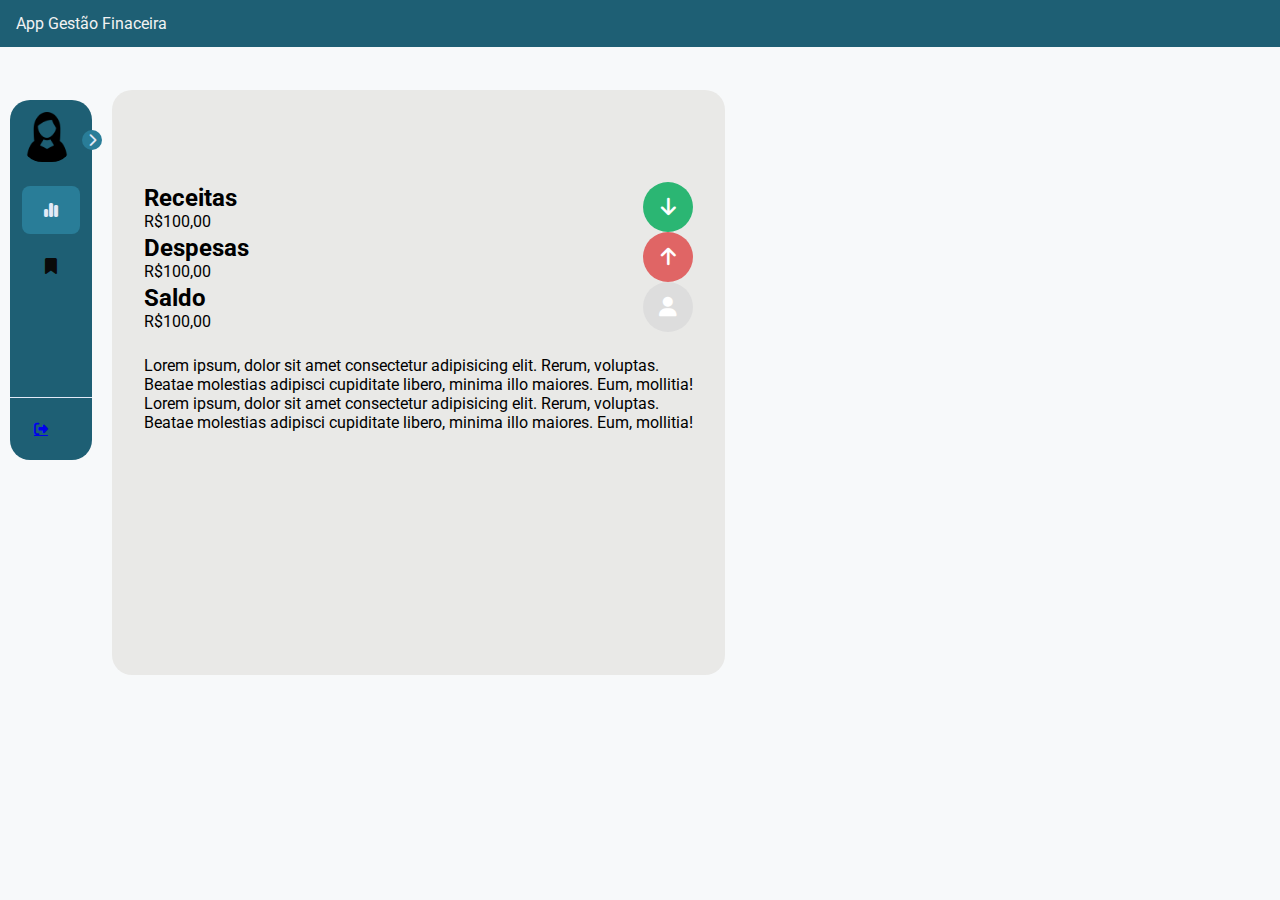
<file: index.html>
<!DOCTYPE html>
<html lang="pt-br">

<head>
    <meta charset="UTF-8">
    <link href="https://cdn.jsdelivr.net/npm/bootstrap@5.3.6/dist/css/bootstrap.min.css" rel="stylesheet"
        integrity="sha384-4Q6Gf2aSP4eDXB8Miphtr37CMZZQ5oXLH2yaXMJ2w8e2ZtHTl7GptT4jmndRuHDT" crossorigin="anonymous">
    <link rel="stylesheet" href="https://cdnjs.cloudflare.com/ajax/libs/font-awesome/6.7.2/css/all.min.css"
        integrity="sha512-Evv84Mr4kqVGRNSgIGL/F/aIDqQb7xQ2vcrdIwxfjThSH8CSR7PBEakCr51Ck+w+/U6swU2Im1vVX0SVk9ABhg=="
        crossorigin="anonymous" referrerpolicy="no-referrer" />
    <link rel="stylesheet" href="src/css/navbar_style.css">
    <link rel="stylesheet" href="src/css/style.css">
    <title>Dashboard</title>
</head>

<body>

    <div class="navbar">
        <a href="index.html">App Gestão Finaceira</a>
    </div>

    <br>

    <nav id="sidebar">
        <div id="sidebar_content">
            <div id="user">
                <img src="src/img/avatar.png" id="user_avatar" alt="Avatar">

                <p id="user_infos">
                    <span class="item-description">
                        Nome
                    </span>
                    <span class="item-description">
                        Descrição
                    </span>
                </p>
            </div>
            <ul id="side_items">
                <li class="side_item active">
                    <a href="index.html">
                        <i class="fa-solid fa-chart-simple"></i>
                        <span class="item-description">
                            Dashboard
                        </span>
                    </a>
                </li>
                <li class="side_item">
                    <a href="transacoes.html">
                        <i class="fa-solid fa-bookmark"></i>
                        <span class="item-description">
                            Transações
                        </span>
                    </a>
                </li>
            </ul>

            <button id="open_btn">
                <i id="open_btn_icon" class="fa-solid fa-chevron-right"></i>
            </button>
        </div>


        <div id="logout">
            <a id="logout_btn" href="login.html">
                <i class="fa-solid fa-right-from-bracket"></i>
                <span class="item-description">
                    Logout
                </span>
            </a>
        </div>
    </nav>

    <!-- .container>.row>.col-12{Item $}*5 -->

    <main class="container">
        <div class="background">
            <section class="row" id="information">
                <div class="col-12 col-lg-4">
                    <div class="card">
                        <div class="card-body card-item">
                            <div class="card-item-left">
                                <h2>Receitas</h2>
                                <span>R$100,00</span>
                            </div>
                            <div class="icon icon-green">
                                <i class="fa fa-arrow-down"></i>
                            </div>
                        </div>
                    </div>
                </div>
                <div class="col-12 col-lg-4">
                    <div class="card">
                        <div class="card-body card-item">
                            <div class="card-item-left">
                                <h2>Despesas</h2>
                                <span>R$100,00</span>
                            </div>
                            <div class="icon icon-red">
                                <i class="fa fa-arrow-up"></i>
                            </div>
                        </div>
                    </div>
                </div>
                <div class="col-12 col-lg-4">

                    <div class="card">
                        <div class="card-body card-item">
                            <div class="card-item-left">
                                <h2>Saldo</h2>
                                <span>R$100,00</span>
                            </div>
                            <div class="icon icon-gray">
                                <i class="fa fa-user"></i>
                            </div>
                        </div>
                    </div>
                </div>
            </section>

            <section class="row">
                <div class="col-12 col-lg-6">
                    <div class="card">
                        <div class="card-body">
                            <p>Lorem ipsum, dolor sit amet consectetur adipisicing elit. Rerum, voluptas.</p>
                            <p>Beatae molestias adipisci cupiditate libero, minima illo maiores. Eum, mollitia!</p>
                        </div>
                    </div>
                </div>
                
                <div class="col-12 col-lg-6 ">
                    <div class="card">
                        <div class="card-body">
                            <p>Lorem ipsum, dolor sit amet consectetur adipisicing elit. Rerum, voluptas.</p>
                            <p>Beatae molestias adipisci cupiditate libero, minima illo maiores. Eum, mollitia!</p>
                        </div>
                    </div>
                </div>
            </section>
        </div>

    </main>

    <script src="https://cdn.jsdelivr.net/npm/bootstrap@5.3.6/dist/js/bootstrap.bundle.min.js"
        integrity="sha384-j1CDi7MgGQ12Z7Qab0qlWQ/Qqz24Gc6BM0thvEMVjHnfYGF0rmFCozFSxQBxwHKO"
        crossorigin="anonymous"></script>
    <script src="src/js/script.js"></script>
</body>

</html>
</file>
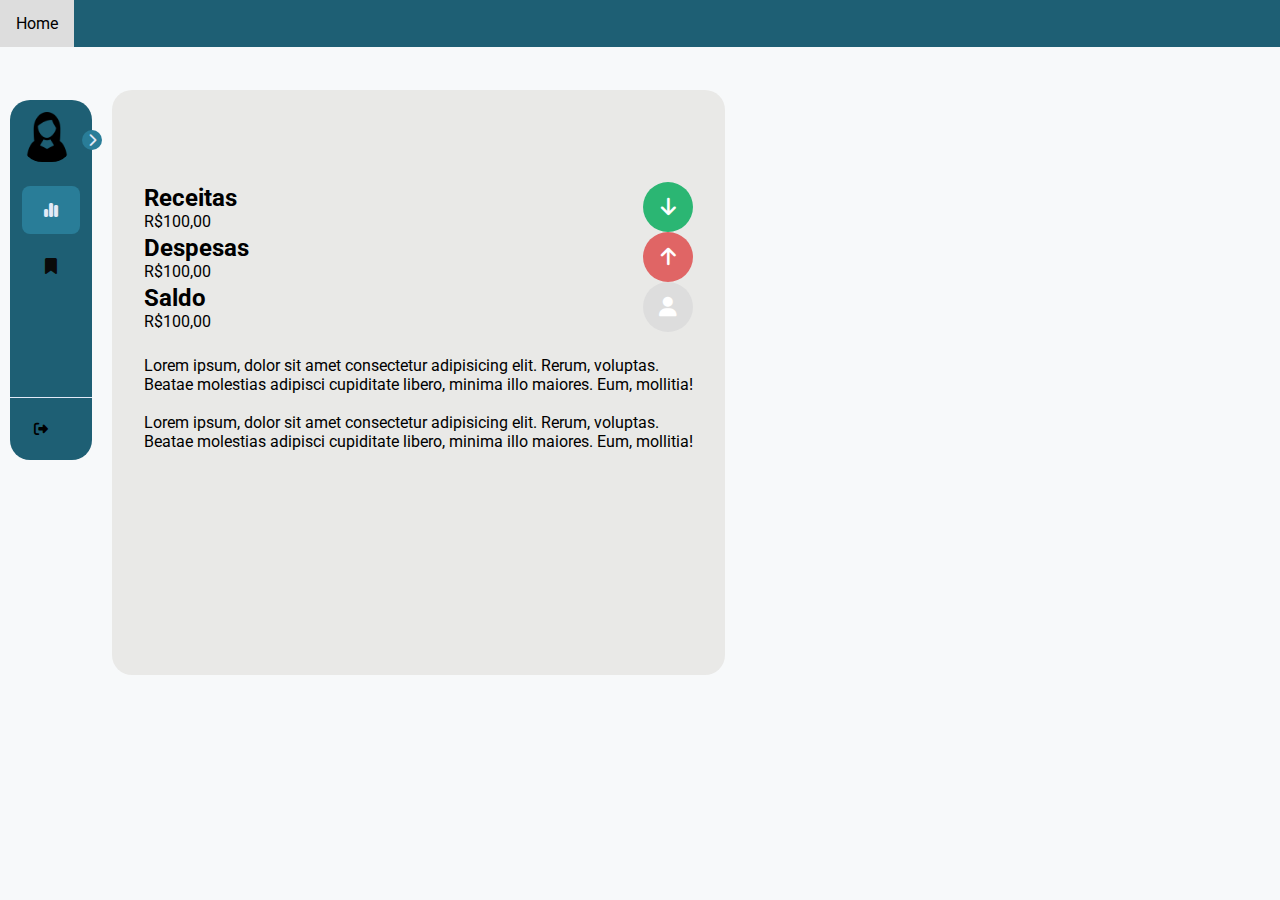
<file: sidebar/index.html>
<!DOCTYPE html>
<html lang="pt-br">

<head>
    <meta charset="UTF-8">
    <link href="https://cdn.jsdelivr.net/npm/bootstrap@5.3.6/dist/css/bootstrap.min.css" rel="stylesheet"
        integrity="sha384-4Q6Gf2aSP4eDXB8Miphtr37CMZZQ5oXLH2yaXMJ2w8e2ZtHTl7GptT4jmndRuHDT" crossorigin="anonymous">
    <link rel="stylesheet" href="https://cdnjs.cloudflare.com/ajax/libs/font-awesome/6.7.2/css/all.min.css"
        integrity="sha512-Evv84Mr4kqVGRNSgIGL/F/aIDqQb7xQ2vcrdIwxfjThSH8CSR7PBEakCr51Ck+w+/U6swU2Im1vVX0SVk9ABhg=="
        crossorigin="anonymous" referrerpolicy="no-referrer" />
    <link rel="stylesheet" href="src/css/navbar_style.css">
    <link rel="stylesheet" href="src/css/style.css">
    <title>Dashboard</title>
</head>

<body>

    <div class="navbar">
        <a href="#home">Home</a>
    </div>

    <br>

    <nav id="sidebar">
        <div id="sidebar_content">
            <div id="user">
                <img src="src/img/avatar.png" id="user_avatar" alt="Avatar">

                <p id="user_infos">
                    <span class="item-description">
                        Nome
                    </span>
                    <span class="item-description">
                        Descrição
                    </span>
                </p>
            </div>
            <ul id="side_items">
                <li class="side_item active">
                    <a href="#">
                        <i class="fa-solid fa-chart-simple"></i>
                        <span class="item-description">
                            Dashboard
                        </span>
                    </a>
                </li>
                <li class="side_item">
                    <a href="#">
                        <i class="fa-solid fa-bookmark"></i>
                        <span class="item-description">
                            Transações
                        </span>
                    </a>
                </li>
            </ul>

            <button id="open_btn">
                <i id="open_btn_icon" class="fa-solid fa-chevron-right"></i>
            </button>
        </div>


        <div id="logout">
            <button id="logout_btn">
                <i class="fa-solid fa-right-from-bracket"></i>
                <span class="item-description">
                    Logout
                </span>
            </button>
        </div>
    </nav>

    <!-- .container>.row>.col-12{Item $}*5 -->

    <main class="container">
        <div class="background">
            <section class="row" id="information">
                <div class="col-12 col-lg-4">
                    <div class="card">
                        <div class="card-body card-item">
                            <div class="card-item-left">
                                <h2>Receitas</h2>
                                <span>R$100,00</span>
                            </div>
                            <div class="icon icon-green">
                                <i class="fa fa-arrow-down"></i>
                            </div>
                        </div>
                    </div>
                </div>
                <div class="col-12 col-lg-4">
                    <div class="card">
                        <div class="card-body card-item">
                            <div class="card-item-left">
                                <h2>Despesas</h2>
                                <span>R$100,00</span>
                            </div>
                            <div class="icon icon-red">
                                <i class="fa fa-arrow-up"></i>
                            </div>
                        </div>
                    </div>
                </div>
                <div class="col-12 col-lg-4">

                    <div class="card">
                        <div class="card-body card-item">
                            <div class="card-item-left">
                                <h2>Saldo</h2>
                                <span>R$100,00</span>
                            </div>
                            <div class="icon icon-gray">
                                <i class="fa fa-user"></i>
                            </div>
                        </div>
                    </div>
                </div>
            </section>

            <section class="row">
                <div class="col-12 col-lg-6 ">
                    <div class="card">
                        <div class="card-body">
                            <p>Lorem ipsum, dolor sit amet consectetur adipisicing elit. Rerum, voluptas.</p>
                            <p>Beatae molestias adipisci cupiditate libero, minima illo maiores. Eum, mollitia!</p>
                        </div>
                    </div>
                </div>
            </section>

            <br>

            <section class="row">
                <div class="col-12 col-lg-6 ">
                    <div class="card">
                        <div class="card-body">
                            <p>Lorem ipsum, dolor sit amet consectetur adipisicing elit. Rerum, voluptas.</p>
                            <p>Beatae molestias adipisci cupiditate libero, minima illo maiores. Eum, mollitia!</p>
                        </div>
                    </div>
                </div>
            </section>
        </div>

    </main>

    <script src="https://cdn.jsdelivr.net/npm/bootstrap@5.3.6/dist/js/bootstrap.bundle.min.js"
        integrity="sha384-j1CDi7MgGQ12Z7Qab0qlWQ/Qqz24Gc6BM0thvEMVjHnfYGF0rmFCozFSxQBxwHKO"
        crossorigin="anonymous"></script>
    <script src="src/javascript/script.js"></script>
</body>

</html>
</file>
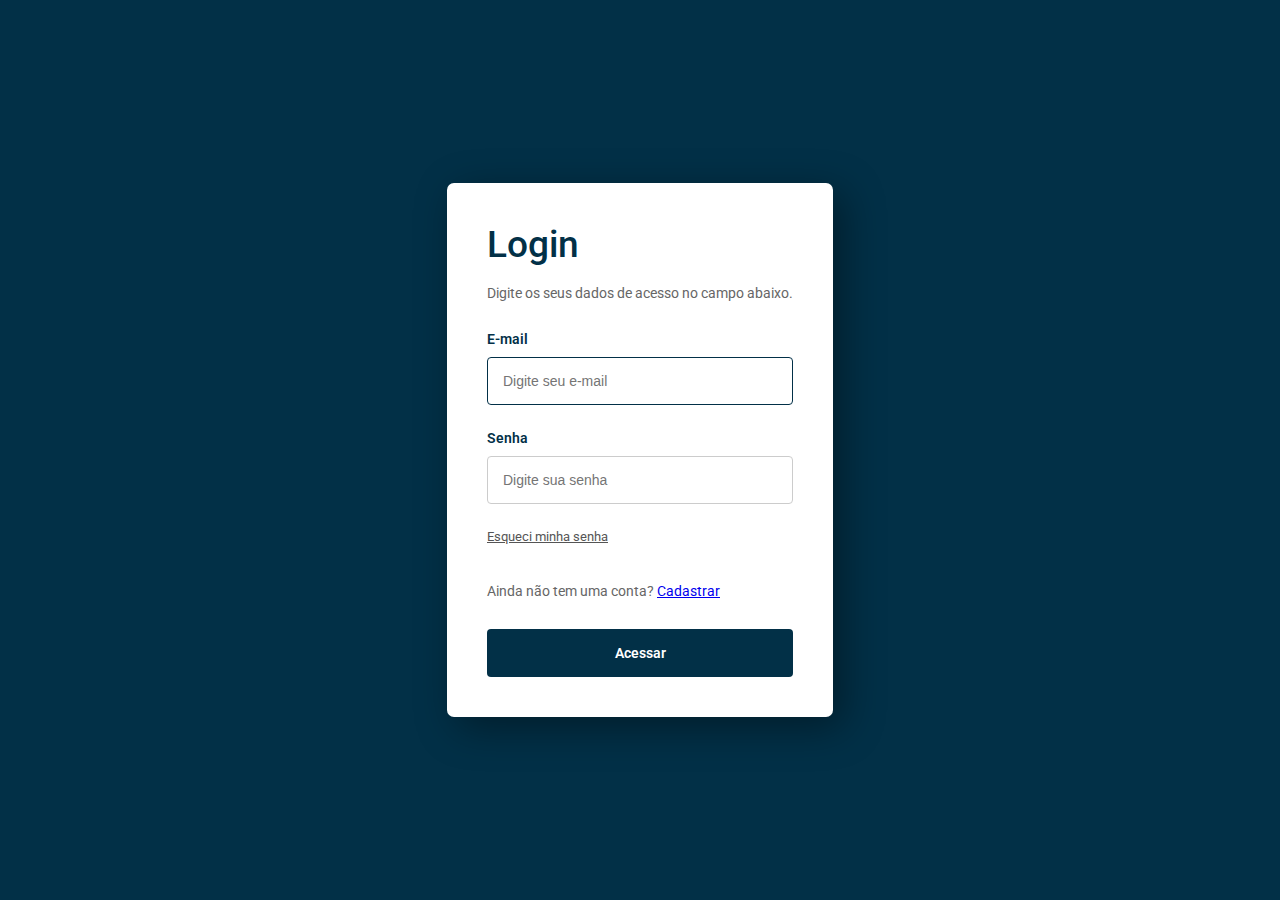
<file: login.html>
<!DOCTYPE html>
<html lang="pt-BR">

<head>
    <meta charset="UTF-8">
    <meta http-equiv="X-UA-Compatible" content="IE=edge">
    <meta name="viewport" content="width=device-width, initial-scale=1.0">
    <title>Login</title>
    <link rel="stylesheet" href="src/css/login_style.css">
</head>

<body>
    <div class="page">
        <form method="POST" class="formLogin" action="#">
            <h1>Login</h1>
            <p>Digite os seus dados de acesso no campo abaixo.</p>
            <label for="email">E-mail</label>
            <input type="email" placeholder="Digite seu e-mail" autofocus="true" />
            <label for="password">Senha</label>
            <input type="password" placeholder="Digite sua senha" />
            <a class="link" href="#">Esqueci minha senha</a>
            <p>Ainda não tem uma conta? <a href="register.html">Cadastrar</a> </p>

            <!-- <input type="submit" value="Acessar" class="btn" /> -->
             <a href="index.html" class="btn">Acessar</a>
        </form>
    </div>

</body>

</html>
</file>
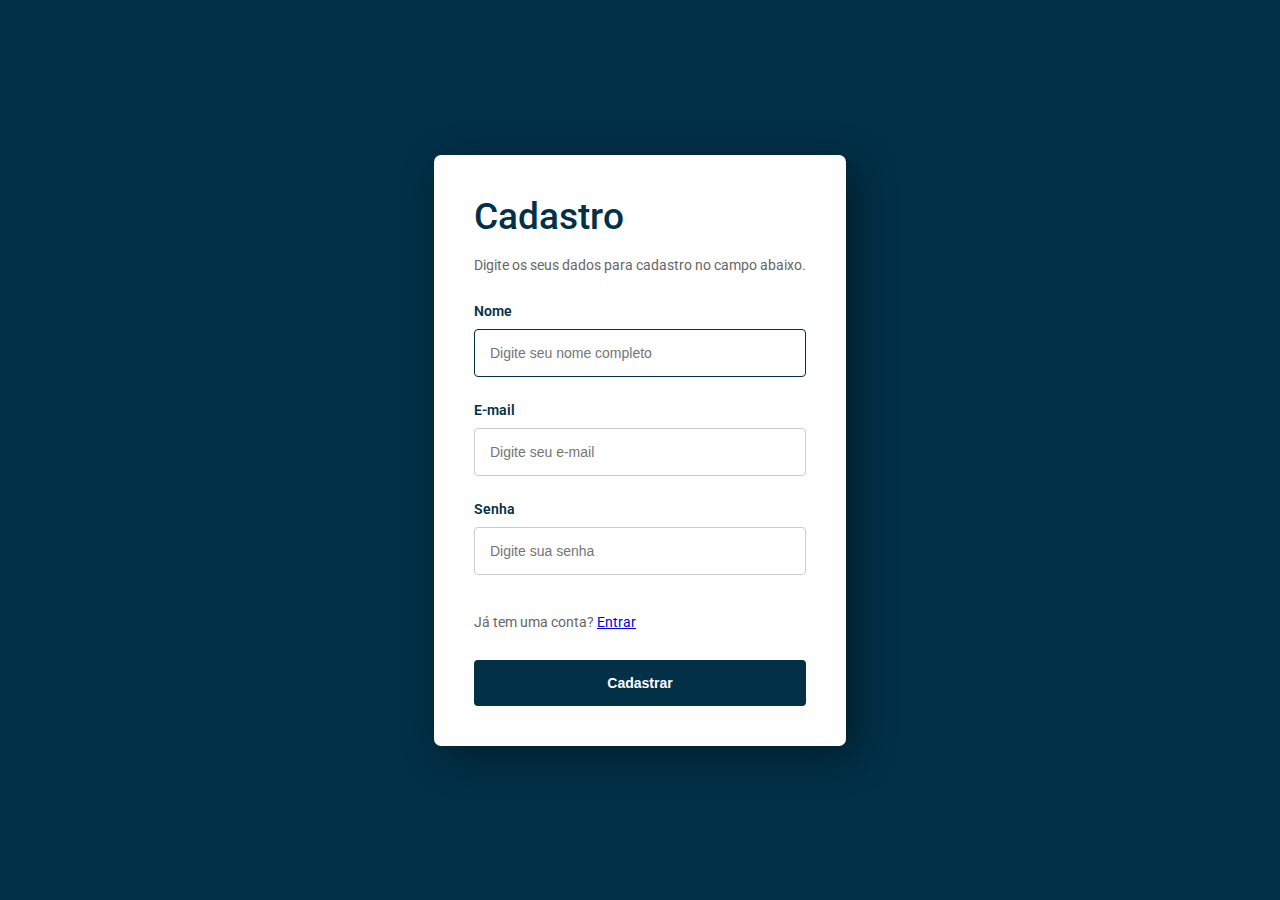
<file: register.html>
<!DOCTYPE html>
<html lang="pt-BR">
<head>
    <meta charset="UTF-8">
    <meta http-equiv="X-UA-Compatible" content="IE=edge">
    <meta name="viewport" content="width=device-width, initial-scale=1.0">
    <title>Cadastro</title>
    <link rel="stylesheet" href="src/css/register_style.css">
</head>
<body>
    <div class="page">
        <form method="POST" class="formRegister" action="#">
            <h1>Cadastro</h1>
            <p>Digite os seus dados para cadastro no campo abaixo.</p>
            <label for="text">Nome</label>
            <input type="text" placeholder="Digite seu nome completo" autofocus="true" />
            <label for="email">E-mail</label>
            <input type="email" placeholder="Digite seu e-mail" autofocus="true" />
            <label for="password">Senha</label>
            <input type="password" placeholder="Digite sua senha" />
            <p>Já tem uma conta? <a href="login.html">Entrar</a> </p>
            <input type="submit" value="Cadastrar" class="btn" />
        </form>
    </div>
   
</body>
</html>
</file>
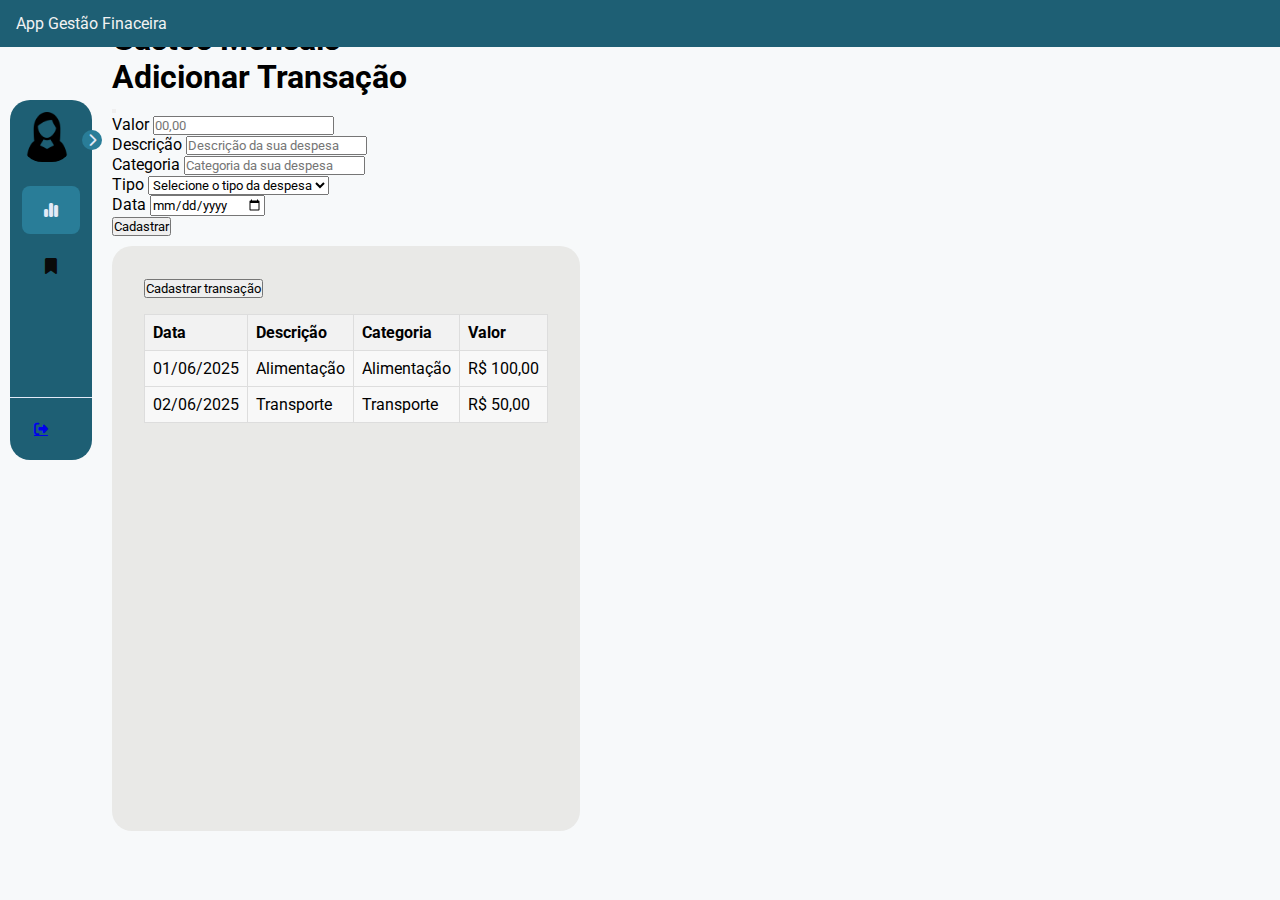
<file: transacoes.html>
<!DOCTYPE html>
<html>

<head>
    <title>Transaçõees</title>
    <link href="https://cdn.jsdelivr.net/npm/bootstrap@5.3.6/dist/css/bootstrap.min.css" rel="stylesheet"
        integrity="sha384-4Q6Gf2aSP4eDXB8Miphtr37CMZZQ5oXLH2yaXMJ2w8e2ZtHTl7GptT4jmndRuHDT" crossorigin="anonymous">
    <link rel="stylesheet" href="https://cdnjs.cloudflare.com/ajax/libs/font-awesome/6.7.2/css/all.min.css"
        integrity="sha512-Evv84Mr4kqVGRNSgIGL/F/aIDqQb7xQ2vcrdIwxfjThSH8CSR7PBEakCr51Ck+w+/U6swU2Im1vVX0SVk9ABhg=="
        crossorigin="anonymous" referrerpolicy="no-referrer" />
    <link rel="stylesheet" href="src/css/navbar_style.css">
    <link rel="stylesheet" href="src/css/style.css">
    <link rel="stylesheet" href="src/css/transacoes_style.css">
</head>

<body>

    <div class="navbar">
        <a href="index.html">App Gestão Finaceira</a>
    </div>

    <br>

    <nav id="sidebar">
        <div id="sidebar_content">
            <div id="user">
                <img src="src/img/avatar.png" id="user_avatar" alt="Avatar">

                <p id="user_infos">
                    <span class="item-description">
                        Nome
                    </span>
                    <span class="item-description">
                        Descrição
                    </span>
                </p>
            </div>
            <ul id="side_items">
                <li class="side_item active">
                    <a href="index.html">
                        <i class="fa-solid fa-chart-simple"></i>
                        <span class="item-description">
                            Dashboard
                        </span>
                    </a>
                </li>
                <li class="side_item">
                    <a href="transacoes.html">
                        <i class="fa-solid fa-bookmark"></i>
                        <span class="item-description">
                            Transações
                        </span>
                    </a>
                </li>
            </ul>

            <button id="open_btn">
                <i id="open_btn_icon" class="fa-solid fa-chevron-right"></i>
            </button>
        </div>


        <div id="logout">
            <a id="logout_btn" href="login.html">
                <i class="fa-solid fa-right-from-bracket"></i>
                <span class="item-description">
                    Logout
                </span>
            </a>
        </div>
    </nav>
    <main class="container">
        <h1>Gastos Mensais</h1>

        <div class="modal fade" id="exampleModal" tabindex="-1" aria-labelledby="exampleModalLabel" aria-hidden="true">
            <div class="modal-dialog">
                <div class="modal-content">
                    <div class="modal-header">
                        <h1 class="modal-title fs-5" id="exampleModalLabel">Adicionar Transação</h1>
                        <button type="button" class="btn-close" data-bs-dismiss="modal" aria-label="Close"></button>
                    </div>
                    <div class="modal-body">

                        <form>
                            <div class="mb-3">
                                <label for="amount" class="form-label">Valor</label>
                                <input placeholder="00,00" type="number" class="form-control" id="amount">
                            </div>
                            <div class="mb-3">
                                <label for="description" class="form-label">Descrição</label>
                                <input placeholder="Descrição da sua despesa" type="text" class="form-control"
                                    id="description">
                            </div>
                            <div class="mb-3">
                                <label for="category" class="form-label">Categoria</label>
                                <input placeholder="Categoria da sua despesa" type="text" class="form-control"
                                    id="category">
                            </div>
                            <div class="mb-3">
                                <label for="type" class="form-label">Tipo</label>
                                <select class="form-select" id="type">
                                    <option value="" selected disabled>Selecione o tipo da despesa</option>
                                    <option value="1">Receita</option>
                                    <option value="2">Despesa</option>
                                </select>
                            </div>
                            <div class="mb-3">
                                <label for="date" class="form-label">Data</label>
                                <input placeholder="Adicione uma data" type="date" class="form-control" id="date">
                            </div>

                            <button type="submit" class="btn btn-primary">Cadastrar</button>
                        </form>
                        
                    </div>
                    
                </div>
            </div>
        </div>
        <div class="background">
            <button type="button" class="btn btn-primary" data-bs-toggle="modal"
                data-bs-target="#exampleModal">Cadastrar transação</button>
            <table class="expenses">
                <thead>
                    <tr>
                        <th>Data</th>
                        <th>Descrição</th>
                        <th>Categoria</th>
                        <th>Valor</th>
                    </tr>
                </thead>
                <tbody>
                    <tr>
                        <td>01/06/2025</td>
                        <td>Alimentação</td>
                        <td>Alimentação</td>
                        <td>R$ 100,00</td>
                    </tr>
                    <tr>
                        <td>02/06/2025</td>
                        <td>Transporte</td>
                        <td>Transporte</td>
                        <td>R$ 50,00</td>
                    </tr>
                    <!-- Mais linhas de gastos aqui -->
                </tbody>
            </table>

        </div>
    </main>

    <script src="https://cdn.jsdelivr.net/npm/bootstrap@5.3.6/dist/js/bootstrap.bundle.min.js"
        integrity="sha384-j1CDi7MgGQ12Z7Qab0qlWQ/Qqz24Gc6BM0thvEMVjHnfYGF0rmFCozFSxQBxwHKO"
        crossorigin="anonymous"></script>

    <script src="src/js/script.js"></script>

</body>

</html>
</file>
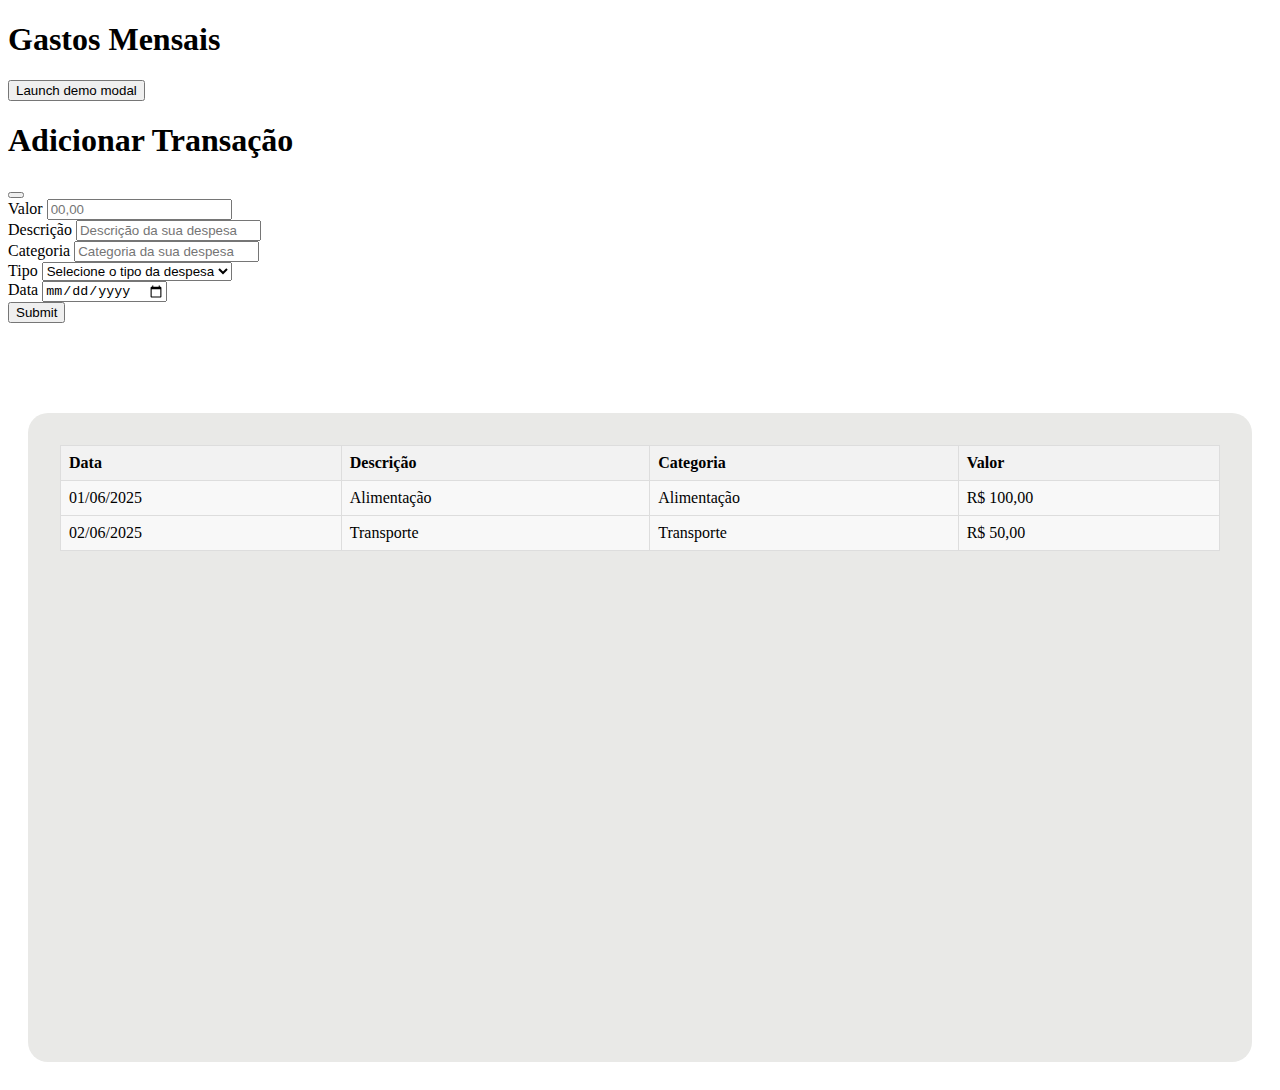
<file: listagem_gastos/transacoes.html>
<!DOCTYPE html>
<html>

<head>
    <title>Transaçõees</title>
    <link href="https://cdn.jsdelivr.net/npm/bootstrap@5.3.6/dist/css/bootstrap.min.css" rel="stylesheet"
        integrity="sha384-4Q6Gf2aSP4eDXB8Miphtr37CMZZQ5oXLH2yaXMJ2w8e2ZtHTl7GptT4jmndRuHDT" crossorigin="anonymous">
    <link rel="stylesheet" href="src/css/transacoes_style.css">
</head>

<body>
    <h1>Gastos Mensais</h1>

    <!-- Button trigger modal -->
    <button type="button" class="btn btn-primary" data-bs-toggle="modal" data-bs-target="#exampleModal">
        Launch demo modal
    </button>

    <!-- Modal -->
    <div class="modal fade" id="exampleModal" tabindex="-1" aria-labelledby="exampleModalLabel" aria-hidden="true">
        <div class="modal-dialog">
            <div class="modal-content">
                <div class="modal-header">
                    <h1 class="modal-title fs-5" id="exampleModalLabel">Adicionar Transação</h1>
                    <button type="button" class="btn-close" data-bs-dismiss="modal" aria-label="Close"></button>
                </div>
                <div class="modal-body">

                    <form>
                        <div class="mb-3">
                            <label for="amount" class="form-label">Valor</label>
                            <input placeholder="00,00" type="number" class="form-control" id="amount">
                        </div>
                        <div class="mb-3">
                            <label for="description" class="form-label">Descrição</label>
                            <input placeholder="Descrição da sua despesa" type="text" class="form-control"
                                id="description">
                        </div>
                        <div class="mb-3">
                            <label for="category" class="form-label">Categoria</label>
                            <input placeholder="Categoria da sua despesa" type="text" class="form-control"
                                id="category">
                        </div>
                        <div class="mb-3">
                            <label for="type" class="form-label">Tipo</label>
                            <select class="form-select" id="type">
                                <option value="" selected disabled>Selecione o tipo da despesa</option>
                                <option value="1">Receita</option>
                                <option value="2">Despesa</option>
                            </select>
                        </div>
                        <div class="mb-3">
                            <label for="date" class="form-label">Data</label>
                            <input placeholder="Adicione uma data" type="date" class="form-control" id="date">
                        </div>

                        <button type="submit" class="btn btn-primary">Submit</button>
                    </form>

                    <!-- <form action="" method="post">
                        <label for="amount">Valor:</label>
                        <input type="number" min="0" max="100000" step="0.01" id="amount" name="amount">

                        <label for="description">Descrição:</label>
                        <input type="text" id="description" name="description">

                        <label for="category">Categoria:</label>
                        <input type="text" id="category" name="category">

                        <label for="type">Tipo:</label>
                        <select id="type" name="type">
                            <option value="op1">Receita</option>
                            <option value="op2">Despesa</option>
                        </select>

                        <label for="date">Data:</label>
                        <input type="date" id="date" name="date">
                    </form> -->
                </div>
                <!-- <div class="modal-footer">
                    <button type="button" class="btn btn-secondary" data-bs-dismiss="modal">Close</button>
                    <button type="button" class="btn btn-primary">Save changes</button>
                </div> -->
            </div>
        </div>
    </div>
    <!-- 
    <button type="button" class="open-modal" data-modal="modal" id="openModal">
        Adicionar transação
    </button> -->

    <!-- <div id="modal">
        <form action="" method="post">
            <label for="amount">Valor:</label>
            <input type="number" min="0" max="100000" step="0.01" id="amount" name="amount">

            <label for="description">Descrição:</label>
            <input type="text" id="description" name="description">

            <label for="category">Categoria:</label>
            <input type="text" id="category" name="category">

            <label for="type">Tipo:</label>
            <select id="type" name="type">
                <option value="op1">Receita</option>
                <option value="op2">Despesa</option>
            </select>

            <label for="date">Data:</label>
            <input type="date" id="date" name="date">
        </form>

        <div class="modal-actions">
            <button class="confirm-modal" id="confirm-modal" data-modal="modal">
                Confirmar
            </button>
            <button class="close-modal" id="close-modal" data-modal="modal">
                Fechar
            </button>
        </div>
    </div> -->


    <main class="container">
        <div class="background">
            <table class="expenses">
                <thead>
                    <tr>
                        <th>Data</th>
                        <th>Descrição</th>
                        <th>Categoria</th>
                        <th>Valor</th>
                    </tr>
                </thead>
                <tbody>
                    <tr>
                        <td>01/06/2025</td>
                        <td>Alimentação</td>
                        <td>Alimentação</td>
                        <td>R$ 100,00</td>
                    </tr>
                    <tr>
                        <td>02/06/2025</td>
                        <td>Transporte</td>
                        <td>Transporte</td>
                        <td>R$ 50,00</td>
                    </tr>
                    <!-- Mais linhas de gastos aqui -->
                </tbody>
            </table>

        </div>
    </main>

    <script src="https://cdn.jsdelivr.net/npm/bootstrap@5.3.6/dist/js/bootstrap.bundle.min.js"
        integrity="sha384-j1CDi7MgGQ12Z7Qab0qlWQ/Qqz24Gc6BM0thvEMVjHnfYGF0rmFCozFSxQBxwHKO"
        crossorigin="anonymous"></script>
    <!--
     <script src="src/javascript/script2.js"></script>
    -->

</body>

</html>
</file>
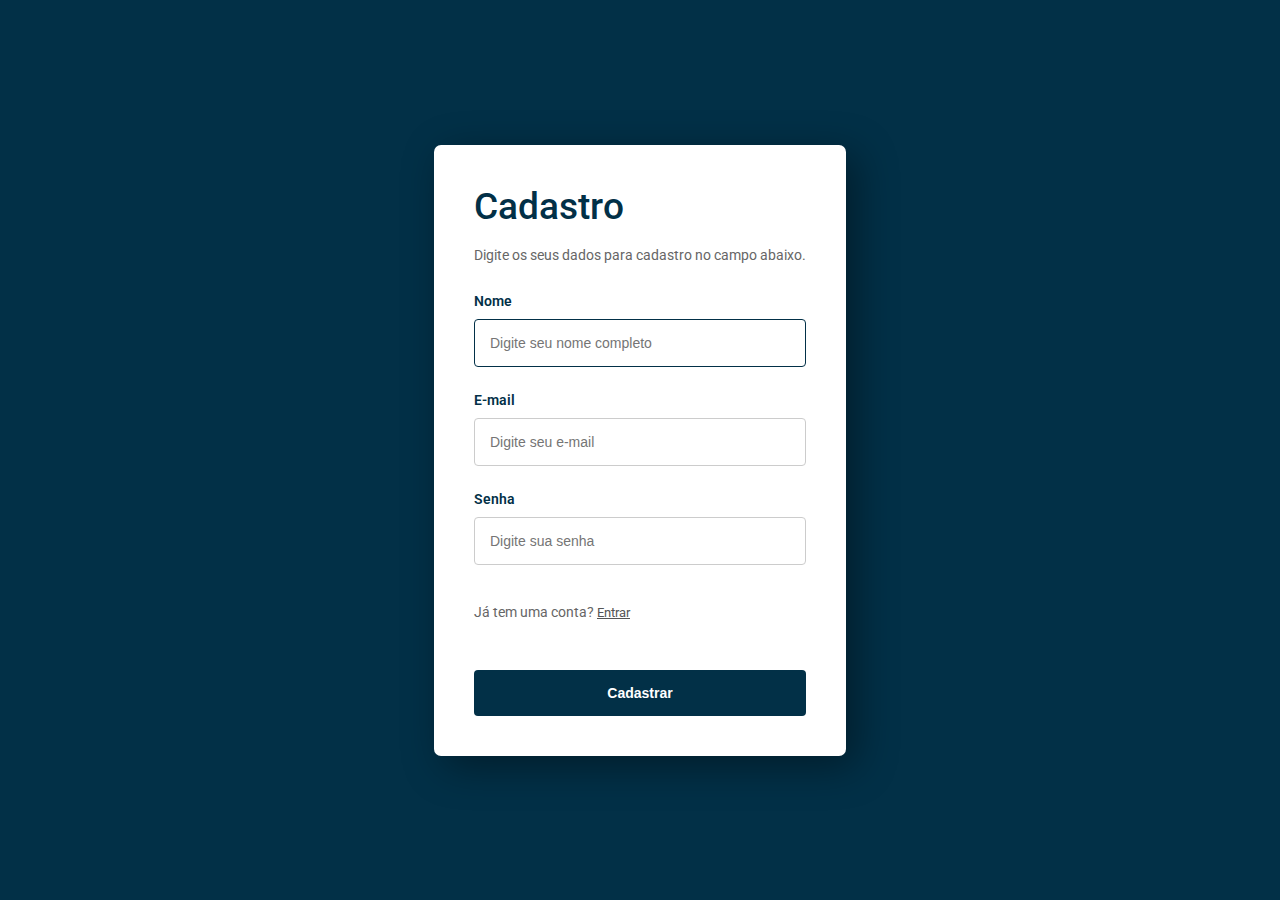
<file: login/register.html>
<!DOCTYPE html>
<html lang="pt-BR">
<head>
    <meta charset="UTF-8">
    <meta http-equiv="X-UA-Compatible" content="IE=edge">
    <meta name="viewport" content="width=device-width, initial-scale=1.0">
    <title>Cadastro</title>
    <link rel="stylesheet" href="src/css/register_style.css">
</head>
<body>
    <div class="page">
        <form method="POST" class="formRegister" action="#">
            <h1>Cadastro</h1>
            <p>Digite os seus dados para cadastro no campo abaixo.</p>
            <label for="text">Nome</label>
            <input type="text" placeholder="Digite seu nome completo" autofocus="true" />
            <label for="email">E-mail</label>
            <input type="email" placeholder="Digite seu e-mail" autofocus="true" />
            <label for="password">Senha</label>
            <input type="password" placeholder="Digite sua senha" />
            <p>Já tem uma conta? <a href="index.html">Entrar</a> </p>
           
            <input type="submit" value="Cadastrar" class="btn" />
        </form>
    </div>
   
</body>
</html>
</file>
<file: src/css/navbar_style.css>
.navbar {
  overflow: hidden;
  background-color: #1E5F74;
  position: fixed; 
  top: 0; 
  width: 100%; 
}

.navbar a {
  float: left;
  display: block;
  color: #f2f2f2;
  text-align: left;
  padding: 14px 16px;
  text-decoration: none;
}
</file>
<file: src/css/style.css>
@import url('https://fonts.googleapis.com/css2?family=Roboto:ital,wght@0,100..900;1,100..900&display=swap');

* {
    margin: 0;
    padding: 0;
    box-sizing: border-box;
    font-family: "Roboto", sans-serif;
}

body {
    display: flex;
    min-height: 100vh;
    background-color: #F7F9FA;
}

main {
    padding: 20px;
}

#sidebar {
    display: flex;
    flex-direction: column;
    justify-content: space-between;
    background-color: #1E5F74;
    margin-top: 100px;
    margin-left: 10px;
    height: 40vh;
    border-radius: 20px 20px 20px 20px;
    position: relative;
    transition: all .5s;
    min-height: 82px;
}

#sidebar_content {
    padding: 12px;
}

#user {
    display: flex;
    align-items: center;
    gap: 8px;
    margin-bottom: 24px;
}

#user_avatar {
    width: 50px;
    height: 50px;
    object-fit: cover;
    border-radius: 20px;
}

#user_infos {
    display: flex;
    flex-direction: column;
}

#user_infos span:last-child {
    color: #292929;
    font-size: 12px;
}

#side_items {
    display: flex;
    flex-direction: column;
    gap: 8px;
    list-style: none;
    padding-left: 0;
}

.side_item {
    border-radius: 8px;
    padding: 14px;
    cursor: pointer;
}

.side_item.active {
    background-color: #297D98;
}

.side_item:hover:not(.active),
#logout_btn:hover,
#open_btn:hover {
    background-color: #297D98;
}

.side_item a {
    text-decoration: none;
    display: flex;
    align-items: center;
    justify-content: center;
    color: #0a0a0a;
}

.side_item.active a {
    color: #e3e9f7;
}

.side_item a i {
    display: flex;
    align-items: center;
    justify-content: center;
    width: 20px;
    height: 20px;
}

#logout {
    border-top: 1px solid #e3e9f7;
    padding: 12px;
}

#logout_btn {
    border: none;
    padding: 12px;
    font-size: 14px;
    display: flex;
    gap: 20px;
    align-items: center;
    border-radius: 8px;
    text-align: start;
    cursor: pointer;
    background-color: transparent;
}

#open_btn {
    position: absolute;
    top: 30px;
    right: -10px;
    background-color: #297D98;
    color: #e3e9f7;
    border-radius: 100%;
    width: 20px;
    height: 20px;
    border: none;
    cursor: pointer;
}

#open_btn_icon {
    transition: transform .3s ease;
}

.open-sidebar #open_btn_icon {
    transform: rotate(180deg);
}

.item-description {
    width: 0px;
    overflow: hidden;
    white-space: nowrap;
    text-overflow: ellipsis;
    font-size: 14px;
    transition: width .6s;
    height: 0px;
}

#sidebar.open-sidebar {
    min-width: 15%;
}

#sidebar.open-sidebar .item-description {
    width: 150px;
    height: auto;

}

#sidebar.open-sidebar .side_item a {
    justify-content: flex-start;
    gap: 14px;
}

.background {
    padding: 32px;
    background-color: #E9E9E7;
    border-radius: 8px;
    margin-top: 70px;
    height: 65vh;
    border-radius: 20px 20px 20px 20px;
}

.card-item {
    display: flex;
    gap: 16px;
    justify-content: space-between;
    align-items: center;
}

.icon {
    border-radius: 50%;
    height: 50px;
    width: 50px;
    display: flex;
    align-items: center;
    justify-content: center;
}

.icon i {
    color: #fff;
    font-size: 20px;
}

.icon-green {
    background-color: #2BB673;
}

.icon-red {
    background-color: #e06565;
}

.icon-gray {
    background-color: #ddd;
}

#information {
    margin-bottom: 24px;
    margin-top: 60px;

}

@media screen and (max-width: 992px) {
    #information {
        gap: 24px;
    }
}
</file>
<file: sidebar/src/css/navbar_style.css>
.navbar {
  overflow: hidden;
  background-color: #1E5F74;
  position: fixed; 
  top: 0; 
  width: 100%; 
}

.navbar a {
  float: left;
  display: block;
  color: #f2f2f2;
  text-align: left;
  padding: 14px 16px;
  text-decoration: none;
}

.navbar a:hover {
  background: #ddd;
  color: #000;
}
</file>
<file: sidebar/src/css/style.css>
@import url('https://fonts.googleapis.com/css2?family=Roboto:ital,wght@0,100..900;1,100..900&display=swap');

* {
    margin: 0;
    padding: 0;
    box-sizing: border-box;
    font-family: "Roboto", sans-serif;
}

body {
    display: flex;
    min-height: 100vh;
    background-color: #F7F9FA;
}

main {
    padding: 20px;
}

#sidebar {
    display: flex;
    flex-direction: column;
    justify-content: space-between;
    background-color: #1E5F74;
    margin-top: 100px;
    margin-left: 10px;
    height: 40vh;
    border-radius: 20px 20px 20px 20px;
    position: relative;
    transition: all .5s;
    min-height: 82px;
}

#sidebar_content {
    padding: 12px;
}

#user {
    display: flex;
    align-items: center;
    gap: 8px;
    margin-bottom: 24px;
}

#user_avatar {
    width: 50px;
    height: 50px;
    object-fit: cover;
    border-radius: 20px;
}

#user_infos {
    display: flex;
    flex-direction: column;
}

#user_infos span:last-child {
    color: #292929;
    font-size: 12px;
}

#side_items {
    display: flex;
    flex-direction: column;
    gap: 8px;
    list-style: none;
    padding-left: 0;
}

.side_item {
    border-radius: 8px;
    padding: 14px;
    cursor: pointer;
}

.side_item.active {
    background-color: #297D98;
}

.side_item:hover:not(.active),
#logout_btn:hover,
#open_btn:hover {
    background-color: #297D98;
}

.side_item a {
    text-decoration: none;
    display: flex;
    align-items: center;
    justify-content: center;
    color: #0a0a0a;
}

.side_item.active a {
    color: #e3e9f7;
}

.side_item a i {
    display: flex;
    align-items: center;
    justify-content: center;
    width: 20px;
    height: 20px;
}

#logout {
    border-top: 1px solid #e3e9f7;
    padding: 12px;
}

#logout_btn {
    border: none;
    padding: 12px;
    font-size: 14px;
    display: flex;
    gap: 20px;
    align-items: center;
    border-radius: 8px;
    text-align: start;
    cursor: pointer;
    background-color: transparent;
}

#open_btn {
    position: absolute;
    top: 30px;
    right: -10px;
    background-color: #297D98;
    color: #e3e9f7;
    border-radius: 100%;
    width: 20px;
    height: 20px;
    border: none;
    cursor: pointer;
}

#open_btn_icon {
    transition: transform .3s ease;
}

.open-sidebar #open_btn_icon {
    transform: rotate(180deg);
}

.item-description {
    width: 0px;
    overflow: hidden;
    white-space: nowrap;
    text-overflow: ellipsis;
    font-size: 14px;
    transition: width .6s;
    height: 0px;
}

#sidebar.open-sidebar {
    min-width: 15%;
}

#sidebar.open-sidebar .item-description {
    width: 150px;
    height: auto;

}

#sidebar.open-sidebar .side_item a {
    justify-content: flex-start;
    gap: 14px;
}

.background {
    padding: 32px;
    background-color: #E9E9E7;
    border-radius: 8px;
    margin-top: 70px;
    height: 65vh;
    border-radius: 20px 20px 20px 20px;
}

.card-item {
    display: flex;
    gap: 16px;
    justify-content: space-between;
    align-items: center;
}

.icon {
    border-radius: 50%;
    height: 50px;
    width: 50px;
    display: flex;
    align-items: center;
    justify-content: center;
}

.icon i {
    color: #fff;
    font-size: 20px;
}

.icon-green {
    background-color: #2BB673;
}

.icon-red {
    background-color: #e06565;
}

.icon-gray {
    background-color: #ddd;
}

#information {
    margin-bottom: 24px;
    margin-top: 60px;

}

@media screen and (max-width: 992px) {
    #information {
        gap: 24px;
    }
}
</file>
<file: src/css/login_style.css>
@import url('https://fonts.googleapis.com/css2?family=Roboto:ital,wght@0,100..900;1,100..900&display=swap');

body {
    font-family: 'Roboto', sans-serif;
    margin: 0;
    padding: 0;
    color: #023047
}

.page {
    display: flex;
    flex-direction: column;
    align-items: center;
    align-content: center;
    justify-content: center;
    width: 100%;
    height: 100vh;
    background-color: #023047;
}

.formLogin {
    display: flex;
    flex-direction: column;
    background-color: #fff;
    border-radius: 7px;
    padding: 40px;
    box-shadow: 10px 10px 40px #00000066;
    gap: 5px
}

.areaLogin img {
    width: 420px;
}

.formLogin h1 {
    padding: 0;
    margin: 0;
    font-weight: 500;
    font-size: 2.3em;
}

.formLogin p {
    display: inline-block;
    font-size: 14px;
    color: #666;
    margin-bottom: 25px;
}

.formLogin input {
    padding: 15px;
    font-size: 14px;
    border: 1px solid #ccc;
    margin-bottom: 20px;
    margin-top: 5px;
    border-radius: 4px;
    transition: all linear 160ms;
    outline: none;
}


.formLogin input:focus {
    border: 1px solid #023047;
}

.formLogin label {
    font-size: 14px;
    font-weight: 600;
}

.formLogin .link {
    display: inline-block;
    margin-bottom: 20px;
    font-size: 13px;
    color: #555;
    transition: all linear 160ms;
}

.formLogin .link:hover {
    color: #023047;
}

.btn {
    background-color: #023047;
    color: #fff;
    font-size: 14px;
    font-weight: 600;
    border: none !important;
    border-radius: 4px;
    transition: all linear 160ms;
    cursor: pointer;
    margin: 0 !important;
    display: block;
    padding: 16px;
    text-align: center;
    text-decoration: none;
}

.btn:hover {
    transform: scale(1.05);
    background-color: #05537a;

}
</file>
<file: src/css/register_style.css>
@import url('https://fonts.googleapis.com/css2?family=Roboto:ital,wght@0,100..900;1,100..900&display=swap');

body {
    font-family: 'Roboto', sans-serif;
    margin: 0;
    padding: 0;
    color: #023047
}

.page {
    display: flex;
    flex-direction: column;
    align-items: center;
    align-content: center;
    justify-content: center;
    width: 100%;
    height: 100vh;
    background-color: #023047;
}

.formRegister {
    display: flex;
    flex-direction: column;
    background-color: #fff;
    border-radius: 7px;
    padding: 40px;
    box-shadow: 10px 10px 40px #00000066;
    gap: 5px
}

.areaRegister img {
    width: 420px;
}

.formRegister h1 {
    padding: 0;
    margin: 0;
    font-weight: 500;
    font-size: 2.3em;
}

.formRegister p {
    display: inline-block;
    font-size: 14px;
    color: #666;
    margin-bottom: 25px;
}

.formRegister input {
    padding: 15px;
    font-size: 14px;
    border: 1px solid #ccc;
    margin-bottom: 20px;
    margin-top: 5px;
    border-radius: 4px;
    transition: all linear 160ms;
    outline: none;
}


.formRegister input:focus {
    border: 1px solid #023047;
}

.formRegister label {
    font-size: 14px;
    font-weight: 600;
}

.formRegister .link {
    display: inline-block;
    margin-bottom: 20px;
    font-size: 13px;
    color: #555;
    transition: all linear 160ms;
}

.formRegister a:hover {
    color: #023047;
}

.btn {
    background-color: #023047;
    color: #fff;
    font-size: 14px;
    font-weight: 600;
    border: none !important;
    border-radius: 4px;
    transition: all linear 160ms;
    cursor: pointer;
    margin: 0 !important;
    display: block;
    padding: 16px;
    text-align: center;
    text-decoration: none;
}

.btn:hover {
    transform: scale(1.05);
    background-color: #05537a;

}
</file>
<file: src/css/transacoes_style.css>
.expenses {
    width: 100%;
    border-collapse: collapse;
    margin-bottom: 20px;
    margin-top: 16px;
}

.expenses th,
.expenses td {
    border: 1px solid #ddd;
    padding: 8px;
    text-align: left;
}

.expenses th {
    background-color: #f2f2f2;
    font-weight: bold;

}

.expenses tr {
    background-color: #f8f8f8;
}

.expenses tr:hover {
    background-color: #ddd;
}

p {
    font-weight: bold;
}

.background {
    padding: 32px;
    background-color: #E9E9E7;
    border-radius: 8px;
    margin-top: 10px;
    height: 65vh;
    border-radius: 20px 20px 20px 20px;
}

main {
    padding: 20px;
}

#month-filter {
    padding: 6px;
    border-radius: 8px;
    border: 1px solid;
}
</file>
<file: listagem_gastos/src/css/transacoes_style.css>
.expenses {
    width: 100%;
    border-collapse: collapse;
    margin-bottom: 20px;
}

.expenses th,
.expenses td {
    border: 1px solid #ddd;
    padding: 8px;
    text-align: left;
}

.expenses th {
    background-color: #f2f2f2;
    font-weight: bold;

}

.expenses tr {
    background-color: #f8f8f8;
}

.expenses tr:hover {
    background-color: #ddd;
}

p {
    font-weight: bold;
}

.background {
    padding: 32px;
    background-color: #E9E9E7;
    border-radius: 8px;
    margin-top: 70px;
    height: 65vh;
    border-radius: 20px 20px 20px 20px;
}

main {
    padding: 20px;
}

#modal {
    width: 500px;
    max-width: 90%;
    padding: 20px;
    border-radius: 10px;
    border: none;
    background-color: #ddd;
    box-shadow: 0 4px 16px rgba(0, 0, 0, 0.2);
    display: flex;
    flex-direction: column;
    gap: 15px;
    font-family: Arial, Helvetica, sans-serif;
}

#modal form {
    display: flex;
    flex-direction: column;
    gap: 10px;
}

#modal label {
    font-weight: bold;
    margin-bottom: 5px;
}

#modal input[type="text"],
#modal input[type="date"],
#modal input[type="number"] {
    padding: 8px;
    border-radius: 5px;
    border: 1px solid #ccc;
    font-size: 14px;
}

#modal select {
    padding: 8px;
    border-radius: 5px;
    border: 1px solid #ccc;
    font-size: 14px;
}

#modal .modal-actions {
    display: flex;
    justify-content: flex-end;
    gap: 10px;
    margin-top: 15px;
}

.confirm-modal {
    padding: 10px 15px;
    border: none;
    border-radius: 5px;
    font-weight: bold;
    background-color: #1E5F74;
    color: white;
    cursor: pointer;
    transition: background-color 0.3s;
}

.confirm-modal:hover {
    background-color: #164a5a;
}

.close-modal {
    background-color: #ccc;
    color: #333;
    padding: 10px 15px;
    border: none;
    border-radius: 5px;
    font-weight: bold;
    cursor: pointer;
    transition: background-color 0.3s;
}

.close-modal:hover {
    background-color: #999;
}
</file>
<file: login/src/css/register_style.css>
@import url('https://fonts.googleapis.com/css2?family=Roboto:ital,wght@0,100..900;1,100..900&display=swap');

body {
    font-family: 'Roboto', sans-serif;
    margin: 0;
    padding: 0;
    color: #023047
}

.page {
    display: flex;
    flex-direction: column;
    align-items: center;
    align-content: center;
    justify-content: center;
    width: 100%;
    height: 100vh;
    background-color: #023047;
}

.formRegister {
    display: flex;
    flex-direction: column;
    background-color: #fff;
    border-radius: 7px;
    padding: 40px;
    box-shadow: 10px 10px 40px #00000066;
    gap: 5px
}

.areaRegister img {
    width: 420px;
}

.formRegister h1 {
    padding: 0;
    margin: 0;
    font-weight: 500;
    font-size: 2.3em;
}

.formRegister p {
    display: inline-block;
    font-size: 14px;
    color: #666;
    margin-bottom: 25px;
}

.formRegister input {
    padding: 15px;
    font-size: 14px;
    border: 1px solid #ccc;
    margin-bottom: 20px;
    margin-top: 5px;
    border-radius: 4px;
    transition: all linear 160ms;
    outline: none;
}


.formRegister input:focus {
    border: 1px solid #023047;
}

.formRegister label {
    font-size: 14px;
    font-weight: 600;
}

.formRegister a {
    display: inline-block;
    margin-bottom: 20px;
    font-size: 13px;
    color: #555;
    transition: all linear 160ms;
}

.formRegister a:hover {
    color: #023047;
}

.btn {
    background-color: #023047;
    color: #fff;
    font-size: 14px;
    font-weight: 600;
    border: none !important;
    transition: all linear 160ms;
    cursor: pointer;
    margin: 0 !important;

}

.btn:hover {
    transform: scale(1.05);
    background-color: #05537a;

}
</file>
